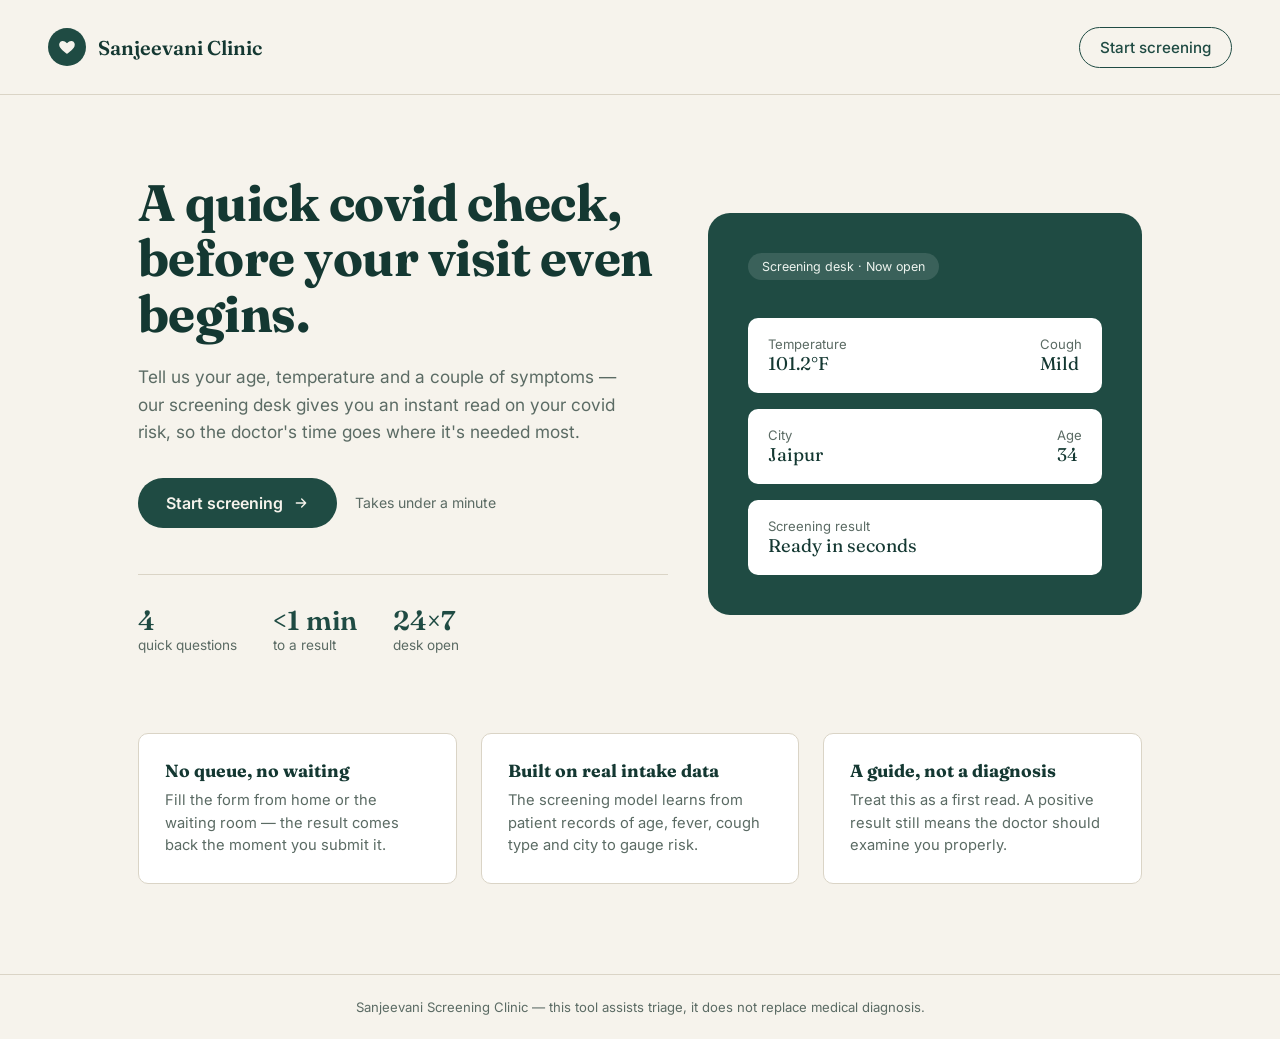
<file: templates/index.html>
<!DOCTYPE html>
<html lang="en">
<head>
  <meta charset="UTF-8" />
  <meta name="viewport" content="width=device-width, initial-scale=1.0" />
  <title>Sanjeevani Screening Clinic</title>
  <link rel="stylesheet" href="/static/style.css" />
</head>
<body>

  <header class="site-header">
    <a href="/" class="brand">
      <span class="brand-mark">
        <svg width="18" height="18" viewBox="0 0 24 24" fill="none">
          <path d="M12 21s-7.5-4.6-9.8-9.4C.6 7.9 2.4 4.5 6 4.1c2-.2 3.6.9 6 3 2.4-2.1 4-3.2 6-3 3.6.4 5.4 3.8 3.8 7.5C19.5 16.4 12 21 12 21z" fill="#F6F3EC"/>
        </svg>
      </span>
      Sanjeevani Clinic
    </a>
    <nav>
      <a href="/predict">Start screening</a>
    </nav>
  </header>

  <main>
    <section class="hero">
      <div>
        <h1>A quick covid check, before your visit even begins.</h1>
        <p class="lede">
          Tell us your age, temperature and a couple of symptoms — our
          screening desk gives you an instant read on your covid risk,
          so the doctor's time goes where it's needed most.
        </p>
        <div class="cta-row">
          <a href="/predict" class="btn-primary">
            Start screening
            <svg width="16" height="16" viewBox="0 0 24 24" fill="none"><path d="M5 12h14M13 6l6 6-6 6" stroke="#F6F3EC" stroke-width="2" stroke-linecap="round" stroke-linejoin="round"/></svg>
          </a>
          <span class="hint-text">Takes under a minute</span>
        </div>

        <div class="stat-row">
          <div>
            <div class="stat-num">4</div>
            <div class="stat-label">quick questions</div>
          </div>
          <div>
            <div class="stat-num">&lt;1 min</div>
            <div class="stat-label">to a result</div>
          </div>
          <div>
            <div class="stat-num">24×7</div>
            <div class="stat-label">desk open</div>
          </div>
        </div>
      </div>

      <div class="hero-panel">
        <span class="badge">Screening desk · Now open</span>
        <div class="vitals-card">
          <div>
            <div class="label">Temperature</div>
            <div class="value">101.2°F</div>
          </div>
          <div>
            <div class="label">Cough</div>
            <div class="value">Mild</div>
          </div>
        </div>
        <div class="vitals-card">
          <div>
            <div class="label">City</div>
            <div class="value">Jaipur</div>
          </div>
          <div>
            <div class="label">Age</div>
            <div class="value">34</div>
          </div>
        </div>
        <div class="vitals-card">
          <div>
            <div class="label">Screening result</div>
            <div class="value">Ready in seconds</div>
          </div>
        </div>
      </div>
    </section>

    <section class="reasons">
      <div class="reason-card">
        <h3>No queue, no waiting</h3>
        <p>Fill the form from home or the waiting room — the result comes back the moment you submit it.</p>
      </div>
      <div class="reason-card">
        <h3>Built on real intake data</h3>
        <p>The screening model learns from patient records of age, fever, cough type and city to gauge risk.</p>
      </div>
      <div class="reason-card">
        <h3>A guide, not a diagnosis</h3>
        <p>Treat this as a first read. A positive result still means the doctor should examine you properly.</p>
      </div>
    </section>
  </main>

  <footer class="site-footer">
    Sanjeevani Screening Clinic — this tool assists triage, it does not replace medical diagnosis.
  </footer>

</body>
</html>
</file>
<file: static/style.css>
/* ==========================================================
   Covid Screening Clinic — shared stylesheet
   Palette: warm paper background, deep teal primary,
   sage secondary, clay accent for alerts/CTA.
   ========================================================== */

@import url('https://fonts.googleapis.com/css2?family=Fraunces:opsz,wght@9..144,400;9..144,600;9..144,700&family=Inter:wght@400;500;600&display=swap');

:root {
  --paper: #F6F3EC;
  --panel: #FFFFFF;
  --teal-900: #143832;
  --teal-700: #1F4B43;
  --teal-500: #3C7367;
  --sage-200: #DCE8E0;
  --sage-100: #EEF4EF;
  --clay-500: #C6603F;
  --clay-100: #F4E3DA;
  --leaf-500: #4F8F63;
  --leaf-100: #E3F0E6;
  --ink: #22302B;
  --ink-soft: #5B6B64;
  --line: #DAD4C6;
  --radius-lg: 22px;
  --radius-sm: 10px;
}

* { box-sizing: border-box; }

html, body {
  margin: 0;
  padding: 0;
  background: var(--paper);
  color: var(--ink);
  font-family: 'Inter', -apple-system, BlinkMacSystemFont, sans-serif;
  -webkit-font-smoothing: antialiased;
}

body {
  min-height: 100vh;
  display: flex;
  flex-direction: column;
}

a { color: inherit; }

.site-header {
  display: flex;
  align-items: center;
  justify-content: space-between;
  padding: 28px 48px;
  border-bottom: 1px solid var(--line);
}

.brand {
  display: flex;
  align-items: center;
  gap: 12px;
  font-family: 'Fraunces', serif;
  font-weight: 600;
  font-size: 1.25rem;
  color: var(--teal-900);
  text-decoration: none;
}

.brand-mark {
  width: 38px;
  height: 38px;
  border-radius: 50%;
  background: var(--teal-700);
  display: flex;
  align-items: center;
  justify-content: center;
}

.site-header nav a {
  text-decoration: none;
  color: var(--teal-700);
  font-weight: 500;
  font-size: 0.95rem;
  padding: 10px 20px;
  border-radius: 999px;
  border: 1px solid var(--teal-700);
  transition: background 0.15s ease, color 0.15s ease;
}

.site-header nav a:hover {
  background: var(--teal-700);
  color: var(--paper);
}

main { flex: 1; }

/* ---------- Landing / hero ---------- */

.hero {
  display: grid;
  grid-template-columns: 1.1fr 0.9fr;
  gap: 40px;
  align-items: center;
  max-width: 1100px;
  margin: 0 auto;
  padding: 80px 48px 60px;
}

.hero h1 {
  font-family: 'Fraunces', serif;
  font-size: clamp(2.4rem, 4vw, 3.4rem);
  line-height: 1.08;
  margin: 0 0 22px;
  color: var(--teal-900);
  letter-spacing: -0.01em;
}

.hero p.lede {
  font-size: 1.08rem;
  color: var(--ink-soft);
  line-height: 1.6;
  max-width: 46ch;
  margin: 0 0 32px;
}

.cta-row { display: flex; align-items: center; gap: 18px; }

.btn-primary {
  display: inline-flex;
  align-items: center;
  gap: 10px;
  background: var(--teal-700);
  color: var(--paper);
  border: none;
  padding: 15px 28px;
  border-radius: 999px;
  font-size: 1rem;
  font-weight: 600;
  text-decoration: none;
  cursor: pointer;
  transition: transform 0.15s ease, background 0.15s ease;
}

.btn-primary:hover { background: var(--teal-900); transform: translateY(-1px); }

.hint-text { font-size: 0.88rem; color: var(--ink-soft); }

.stat-row {
  display: flex;
  gap: 36px;
  margin-top: 46px;
  padding-top: 28px;
  border-top: 1px solid var(--line);
}

.stat-num {
  font-family: 'Fraunces', serif;
  font-size: 1.7rem;
  color: var(--teal-700);
  font-weight: 600;
}

.stat-label { font-size: 0.85rem; color: var(--ink-soft); }

.hero-panel {
  background: var(--teal-700);
  border-radius: var(--radius-lg);
  padding: 40px;
  color: var(--sage-100);
  position: relative;
  overflow: hidden;
}

.hero-panel .badge {
  display: inline-block;
  background: rgba(255,255,255,0.12);
  border-radius: 999px;
  padding: 6px 14px;
  font-size: 0.78rem;
  margin-bottom: 22px;
}

.vitals-card {
  background: var(--panel);
  color: var(--ink);
  border-radius: var(--radius-sm);
  padding: 18px 20px;
  margin-top: 16px;
  display: flex;
  justify-content: space-between;
  align-items: center;
}

.vitals-card .label { font-size: 0.82rem; color: var(--ink-soft); }
.vitals-card .value { font-family: 'Fraunces', serif; font-size: 1.15rem; color: var(--teal-900); }

.reasons {
  max-width: 1100px;
  margin: 0 auto;
  padding: 20px 48px 90px;
  display: grid;
  grid-template-columns: repeat(3, 1fr);
  gap: 24px;
}

.reason-card {
  background: var(--panel);
  border: 1px solid var(--line);
  border-radius: var(--radius-sm);
  padding: 26px;
}

.reason-card h3 {
  font-family: 'Fraunces', serif;
  font-size: 1.1rem;
  margin: 0 0 8px;
  color: var(--teal-900);
}

.reason-card p { margin: 0; color: var(--ink-soft); font-size: 0.92rem; line-height: 1.55; }

/* ---------- Form / predict page ---------- */

.form-shell {
  max-width: 640px;
  margin: 0 auto;
  padding: 56px 24px 90px;
}

.form-shell .eyebrow-block {
  text-align: center;
  margin-bottom: 30px;
}

.form-shell h1 {
  font-family: 'Fraunces', serif;
  font-size: 2rem;
  color: var(--teal-900);
  margin: 0 0 10px;
}

.form-shell .sub { color: var(--ink-soft); font-size: 0.98rem; }

.card {
  background: var(--panel);
  border: 1px solid var(--line);
  border-radius: var(--radius-lg);
  padding: 36px;
}

.field-grid {
  display: grid;
  grid-template-columns: 1fr 1fr;
  gap: 20px;
}

.field { display: flex; flex-direction: column; gap: 8px; margin-bottom: 20px; }
.field.full { grid-column: 1 / -1; }

.field label { font-size: 0.86rem; font-weight: 500; color: var(--teal-900); }

.field input, .field select {
  border: 1px solid var(--line);
  border-radius: var(--radius-sm);
  padding: 12px 14px;
  font-size: 0.96rem;
  font-family: inherit;
  color: var(--ink);
  background: var(--sage-100);
}

.field input:focus, .field select:focus {
  outline: 2px solid var(--teal-500);
  outline-offset: 1px;
}

.submit-row { margin-top: 8px; }

.submit-row button {
  width: 100%;
  border: none;
  background: var(--teal-700);
  color: var(--paper);
  padding: 15px;
  border-radius: 999px;
  font-size: 1rem;
  font-weight: 600;
  cursor: pointer;
  transition: background 0.15s ease;
}

.submit-row button:hover { background: var(--teal-900); }

/* ---------- Result ---------- */

.result-card {
  margin-top: 28px;
  border-radius: var(--radius-lg);
  padding: 30px 32px;
  display: flex;
  align-items: center;
  gap: 20px;
}

.result-card.positive { background: var(--clay-100); border: 1px solid var(--clay-500); }
.result-card.negative { background: var(--leaf-100); border: 1px solid var(--leaf-500); }

.result-icon {
  width: 52px;
  height: 52px;
  border-radius: 50%;
  display: flex;
  align-items: center;
  justify-content: center;
  flex-shrink: 0;
}

.result-card.positive .result-icon { background: var(--clay-500); }
.result-card.negative .result-icon { background: var(--leaf-500); }

.result-title {
  font-family: 'Fraunces', serif;
  font-size: 1.3rem;
  margin: 0 0 4px;
}

.result-card.positive .result-title { color: #8C3D24; }
.result-card.negative .result-title { color: #2E5E3D; }

.result-sub { margin: 0; font-size: 0.9rem; color: var(--ink-soft); }

.site-footer {
  text-align: center;
  padding: 24px;
  font-size: 0.82rem;
  color: var(--ink-soft);
  border-top: 1px solid var(--line);
}

@media (max-width: 820px) {
  .hero { grid-template-columns: 1fr; padding: 50px 24px; }
  .reasons { grid-template-columns: 1fr; padding: 10px 24px 60px; }
  .field-grid { grid-template-columns: 1fr; }
  .site-header { padding: 20px 24px; }
}
</file>
